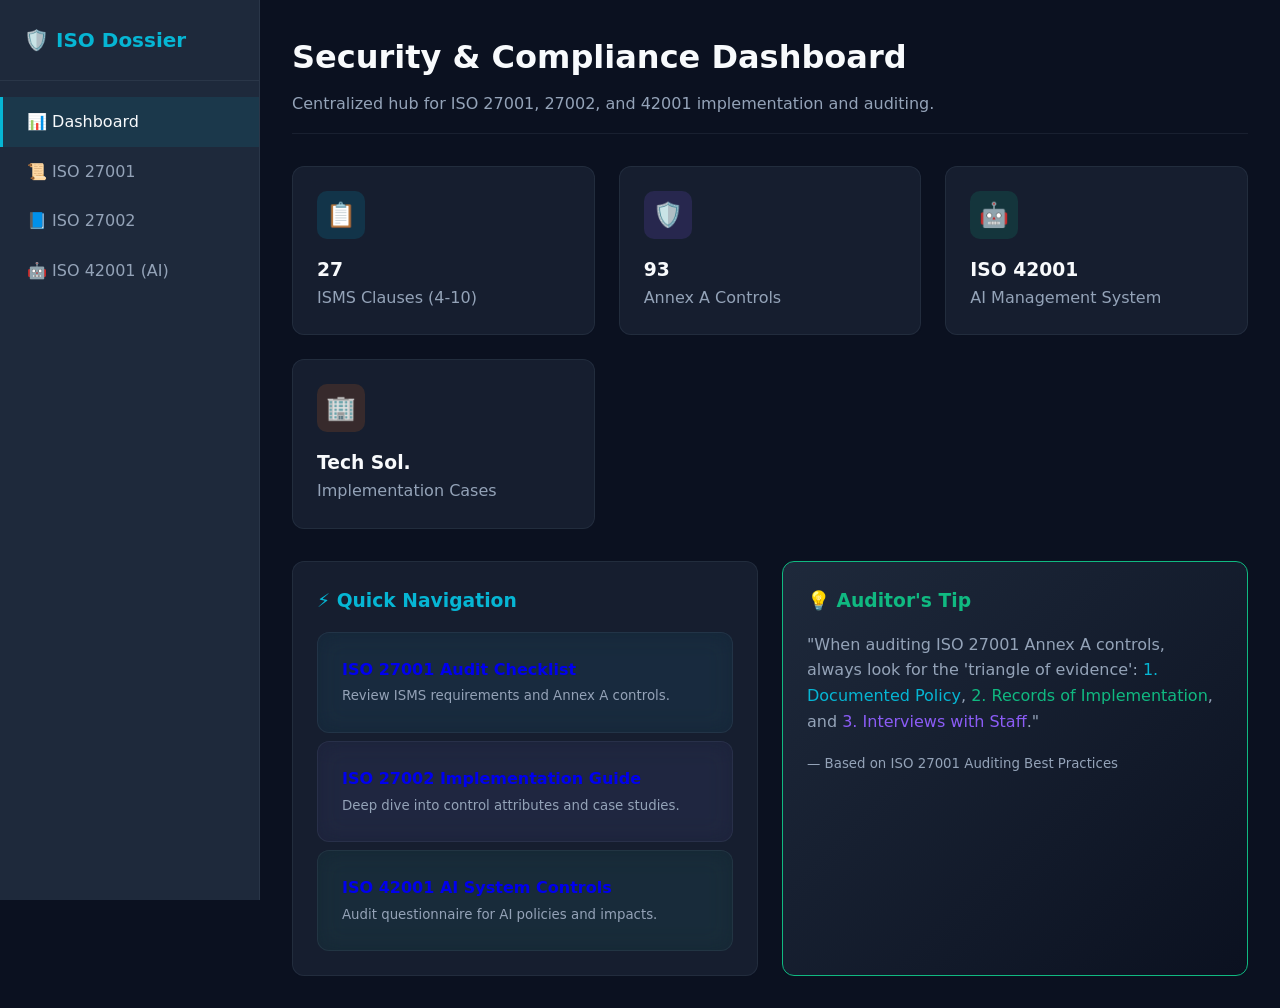
<file: index.html>
<!DOCTYPE html>
<html lang="en">
<head>
    <meta charset="UTF-8">
    <meta name="viewport" content="width=device-width, initial-scale=1.0">
    <title>ISO Security Dossier</title>
    <link rel="stylesheet" href="assets/css/style.css">
</head>
<body>
    <button class="menu-toggle">☰ Menu</button>
    
    <aside class="sidebar">
        <div class="sidebar-header">
            <h1>🛡️ ISO Dossier</h1>
        </div>
        <nav class="sidebar-nav">
            <a href="index.html" class="nav-link">📊 Dashboard</a>
            <a href="iso27001.html" class="nav-link">📜 ISO 27001</a>
            <a href="iso27002.html" class="nav-link">📘 ISO 27002</a>
            <a href="iso42001.html" class="nav-link">🤖 ISO 42001 (AI)</a>
        </nav>
    </aside>

    <main class="main-content">
        <div class="page-header">
            <h2>Security & Compliance Dashboard</h2>
            <p>Centralized hub for ISO 27001, 27002, and 42001 implementation and auditing.</p>
        </div>

        <div class="grid grid-4" style="margin-bottom: 2rem;">
            <div class="card">
                <div class="card-icon bg-cyan">📋</div>
                <h3>27</h3>
                <p style="color: var(--text-secondary);">ISMS Clauses (4-10)</p>
            </div>
            <div class="card">
                <div class="card-icon bg-purple">🛡️</div>
                <h3>93</h3>
                <p style="color: var(--text-secondary);">Annex A Controls</p>
            </div>
            <div class="card">
                <div class="card-icon bg-emerald">🤖</div>
                <h3>ISO 42001</h3>
                <p style="color: var(--text-secondary);">AI Management System</p>
            </div>
            <div class="card">
                <div class="card-icon bg-orange">🏢</div>
                <h3>Tech Sol.</h3>
                <p style="color: var(--text-secondary);">Implementation Cases</p>
            </div>
        </div>

        <div class="grid grid-2">
            <div class="card">
                <h3 style="margin-bottom: 1rem; color: var(--accent-cyan);">⚡ Quick Navigation</h3>
                <a href="iso27001.html" class="card" style="display:block; text-decoration:none; margin-bottom:0.5rem; background: rgba(6, 182, 212, 0.05);">
                    <strong>ISO 27001 Audit Checklist</strong><br>
                    <small style="color: var(--text-secondary);">Review ISMS requirements and Annex A controls.</small>
                </a>
                <a href="iso27002.html" class="card" style="display:block; text-decoration:none; margin-bottom:0.5rem; background: rgba(139, 92, 246, 0.05);">
                    <strong>ISO 27002 Implementation Guide</strong><br>
                    <small style="color: var(--text-secondary);">Deep dive into control attributes and case studies.</small>
                </a>
                <a href="iso42001.html" class="card" style="display:block; text-decoration:none; background: rgba(16, 185, 129, 0.05);">
                    <strong>ISO 42001 AI System Controls</strong><br>
                    <small style="color: var(--text-secondary);">Audit questionnaire for AI policies and impacts.</small>
                </a>
            </div>
            <div class="card" style="background: linear-gradient(135deg, var(--bg-secondary), var(--bg-primary)); border-color: var(--accent-emerald);">
                <h3 style="margin-bottom: 1rem; color: var(--accent-emerald);">💡 Auditor's Tip</h3>
                <p style="color: var(--text-secondary); margin-bottom: 1rem;">
                    "When auditing ISO 27001 Annex A controls, always look for the 'triangle of evidence': 
                    <span style="color: var(--accent-cyan);">1. Documented Policy</span>, 
                    <span style="color: var(--accent-emerald);">2. Records of Implementation</span>, and 
                    <span style="color: var(--accent-purple);">3. Interviews with Staff</span>."
                </p>
                <small style="color: var(--text-secondary);">— Based on ISO 27001 Auditing Best Practices</small>
            </div>
        </div>
    </main>
    <script src="assets/js/main.js"></script>
</body>
</html>
</file>
<file: assets/css/style.css>
:root {
    --bg-primary: #0b1120;
    --bg-secondary: #1e293b;
    --bg-card: rgba(30, 41, 59, 0.6);
    --text-primary: #f8fafc;
    --text-secondary: #94a3b8;
    --accent-cyan: #06b6d4;
    --accent-emerald: #10b981;
    --accent-purple: #8b5cf6;
    --border-color: rgba(148, 163, 184, 0.1);
    --glass-blur: blur(12px);
}

* { margin: 0; padding: 0; box-sizing: border-box; }
body {
    font-family: 'Inter', system-ui, -apple-system, sans-serif;
    background-color: var(--bg-primary);
    color: var(--text-primary);
    line-height: 1.6;
    display: flex;
    min-height: 100vh;
}

/* Scrollbar */
::-webkit-scrollbar { width: 8px; }
::-webkit-scrollbar-track { background: var(--bg-primary); }
::-webkit-scrollbar-thumb { background: var(--bg-secondary); border-radius: 4px; }

/* Sidebar */
.sidebar {
    width: 260px;
    background: var(--bg-secondary);
    border-right: 1px solid var(--border-color);
    position: fixed;
    height: 100vh;
    overflow-y: auto;
    transition: transform 0.3s ease;
    z-index: 100;
}
.sidebar-header { padding: 1.5rem; border-bottom: 1px solid var(--border-color); }
.sidebar-header h1 { font-size: 1.25rem; color: var(--accent-cyan); display: flex; align-items: center; gap: 0.5rem; }
.sidebar-nav { padding: 1rem 0; }
.nav-link {
    display: flex; align-items: center; gap: 0.75rem;
    padding: 0.75rem 1.5rem; color: var(--text-secondary);
    text-decoration: none; transition: all 0.2s;
    border-left: 3px solid transparent;
}
.nav-link:hover, .nav-link.active {
    background: rgba(6, 182, 212, 0.1);
    color: var(--text-primary);
    border-left-color: var(--accent-cyan);
}

/* Main Content */
.main-content {
    margin-left: 260px;
    flex: 1;
    padding: 2rem;
    width: calc(100% - 260px);
}
.page-header { margin-bottom: 2rem; border-bottom: 1px solid var(--border-color); padding-bottom: 1rem; }
.page-header h2 { font-size: 2rem; margin-bottom: 0.5rem; }
.page-header p { color: var(--text-secondary); }

/* Cards & Grid */
.grid { display: grid; gap: 1.5rem; }
.grid-4 { grid-template-columns: repeat(auto-fit, minmax(240px, 1fr)); }
.grid-2 { grid-template-columns: repeat(auto-fit, minmax(300px, 1fr)); }

.card {
    background: var(--bg-card);
    backdrop-filter: var(--glass-blur);
    border: 1px solid var(--border-color);
    border-radius: 12px;
    padding: 1.5rem;
    transition: transform 0.2s, border-color 0.2s;
}
.card:hover { transform: translateY(-2px); border-color: var(--accent-cyan); }
.card-icon { width: 48px; height: 48px; border-radius: 10px; display: flex; align-items: center; justify-content: center; font-size: 1.5rem; margin-bottom: 1rem; }
.bg-cyan { background: rgba(6, 182, 212, 0.15); color: var(--accent-cyan); }
.bg-emerald { background: rgba(16, 185, 129, 0.15); color: var(--accent-emerald); }
.bg-purple { background: rgba(139, 92, 246, 0.15); color: var(--accent-purple); }
.bg-orange { background: rgba(249, 115, 22, 0.15); color: #f97316; }

/* Accordions */
.accordion-item {
    background: var(--bg-card);
    border: 1px solid var(--border-color);
    border-radius: 8px;
    margin-bottom: 0.75rem;
    overflow: hidden;
}
.accordion-header {
    padding: 1rem 1.5rem;
    cursor: pointer;
    display: flex;
    justify-content: space-between;
    align-items: center;
    font-weight: 500;
    transition: background 0.2s;
}
.accordion-header:hover { background: rgba(255,255,255,0.03); }
.accordion-content {
    max-height: 0;
    overflow: hidden;
    transition: max-height 0.3s ease-out;
    background: rgba(0,0,0,0.2);
}
.accordion-content.open { max-height: 1000px; }
.accordion-body { padding: 1.5rem; display: grid; grid-template-columns: repeat(auto-fit, minmax(250px, 1fr)); gap: 1rem; }
.info-block h4 { font-size: 0.75rem; text-transform: uppercase; color: var(--accent-cyan); margin-bottom: 0.5rem; letter-spacing: 0.05em; }
.info-block p { font-size: 0.9rem; color: var(--text-secondary); }

/* Tables */
.table-container { overflow-x: auto; background: var(--bg-card); border-radius: 12px; border: 1px solid var(--border-color); }
table { width: 100%; border-collapse: collapse; }
th, td { padding: 1rem; text-align: left; border-bottom: 1px solid var(--border-color); }
th { background: rgba(0,0,0,0.3); color: var(--accent-cyan); font-size: 0.8rem; text-transform: uppercase; letter-spacing: 0.05em; }
tr:hover { background: rgba(255,255,255,0.02); }
.badge { padding: 0.25rem 0.75rem; border-radius: 99px; font-size: 0.75rem; font-weight: 600; }
.badge-pending { background: rgba(249, 115, 22, 0.2); color: #f97316; }

/* Tabs */
.tabs { display: flex; gap: 0.5rem; margin-bottom: 1.5rem; flex-wrap: wrap; }
.tab-btn {
    padding: 0.5rem 1.25rem; border-radius: 99px; border: 1px solid var(--border-color);
    background: transparent; color: var(--text-secondary); cursor: pointer; transition: all 0.2s;
}
.tab-btn.active, .tab-btn:hover { background: var(--accent-cyan); color: var(--bg-primary); border-color: var(--accent-cyan); }

/* Mobile */
.menu-toggle { display: none; position: fixed; top: 1rem; right: 1rem; z-index: 200; background: var(--bg-secondary); border: 1px solid var(--border-color); color: white; padding: 0.5rem 1rem; border-radius: 8px; cursor: pointer; }
@media (max-width: 768px) {
    .sidebar { transform: translateX(-100%); }
    .sidebar.open { transform: translateX(0); }
    .main-content { margin-left: 0; width: 100%; padding: 1rem; padding-top: 4rem; }
    .menu-toggle { display: block; }
}
</file>
